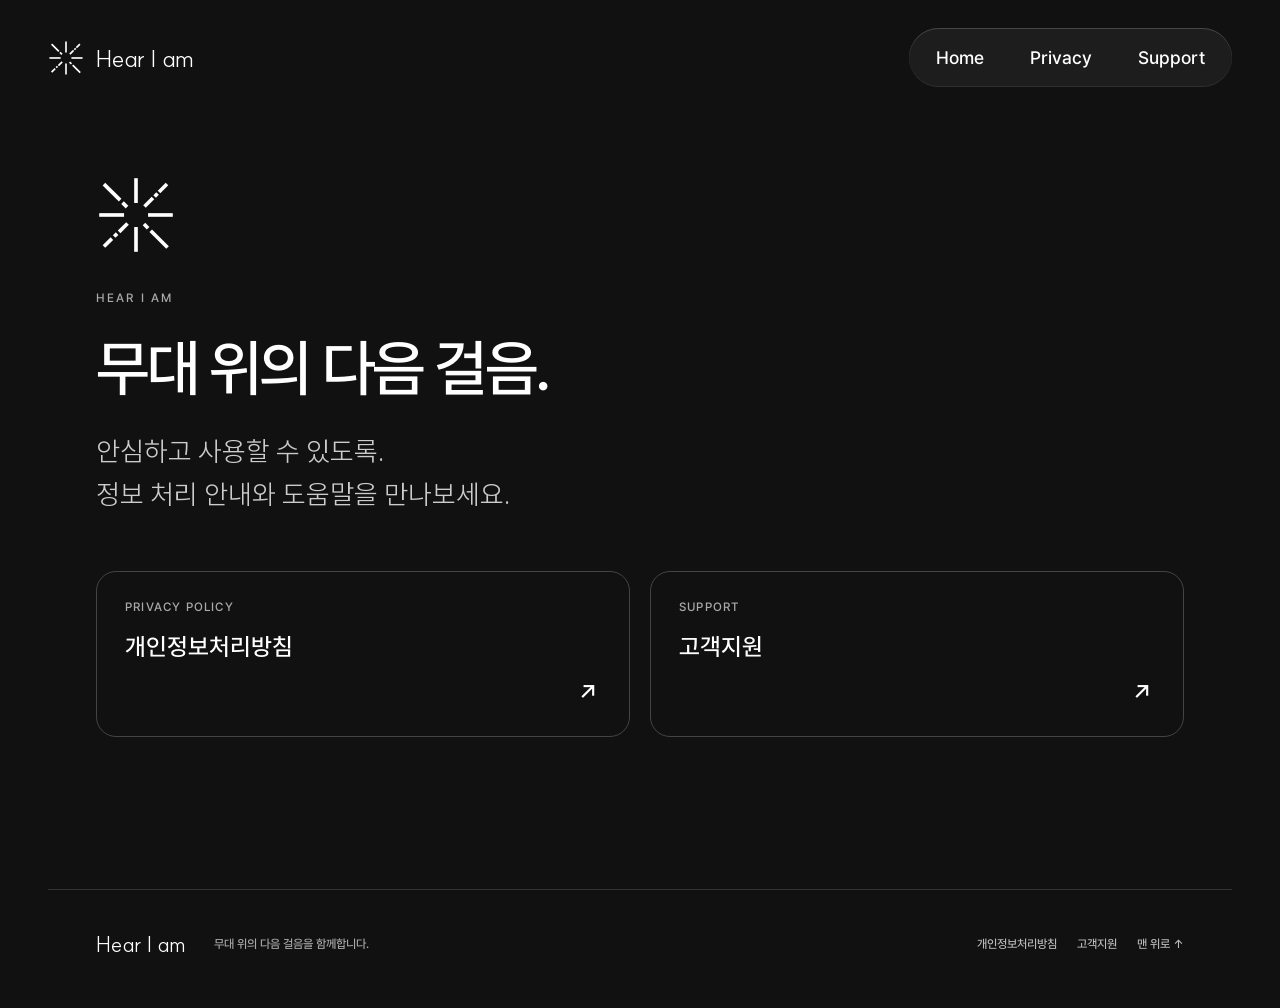
<file: index.html>
<!doctype html>
<html lang="ko"><head><meta charset="utf-8"><meta name="viewport" content="width=device-width, initial-scale=1"><meta name="theme-color" content="#111111"><meta name="description" content="Hear I am 히얼아이엠 개인정보 및 고객지원. 무대 위의 다음 걸음을 함께합니다."><title>개인정보 및 고객지원 — Hear I am</title><link rel="icon" href="./assets/favicon.svg" type="image/svg+xml"><link rel="stylesheet" href="./styles.css"></head>
<body><a class="skip-link" href="#main">본문으로 이동</a><header class="site-header"><a class="brand" href="https://heariam.web.app/" aria-label="Hear I am 소개 페이지"><img src="./assets/favicon.svg" width="36" height="36" alt=""><span>Hear I am</span></a><nav class="site-nav" aria-label="주 메뉴"><a href="https://heariam.web.app/">Home</a><a href="./privacy/" >Privacy</a><a href="./support/" >Support</a></nav></header>
<main id="main" tabindex="-1"><div class="hero hub"><img src="assets/favicon.svg" alt="" width="80" height="80"><p class="eyebrow">HEAR I AM</p><h1>무대 위의 다음 걸음.</h1><p class="lead">안심하고 사용할 수 있도록.<br>정보 처리 안내와 도움말을 만나보세요.</p><div class="hub-links"><a href="privacy/"><span>PRIVACY POLICY</span><strong>개인정보처리방침</strong><span aria-hidden="true">↗</span></a><a href="support/"><span>SUPPORT</span><strong>고객지원</strong><span aria-hidden="true">↗</span></a></div></div></main><footer><a class="footer-brand" href="https://heariam.web.app/">Hear I am</a><p>무대 위의 다음 걸음을 함께합니다.</p><nav aria-label="하단 메뉴"><a href="./privacy/">개인정보처리방침</a><a href="./support/">고객지원</a><a href="#main">맨 위로 ↑</a></nav></footer></body></html>
</file>
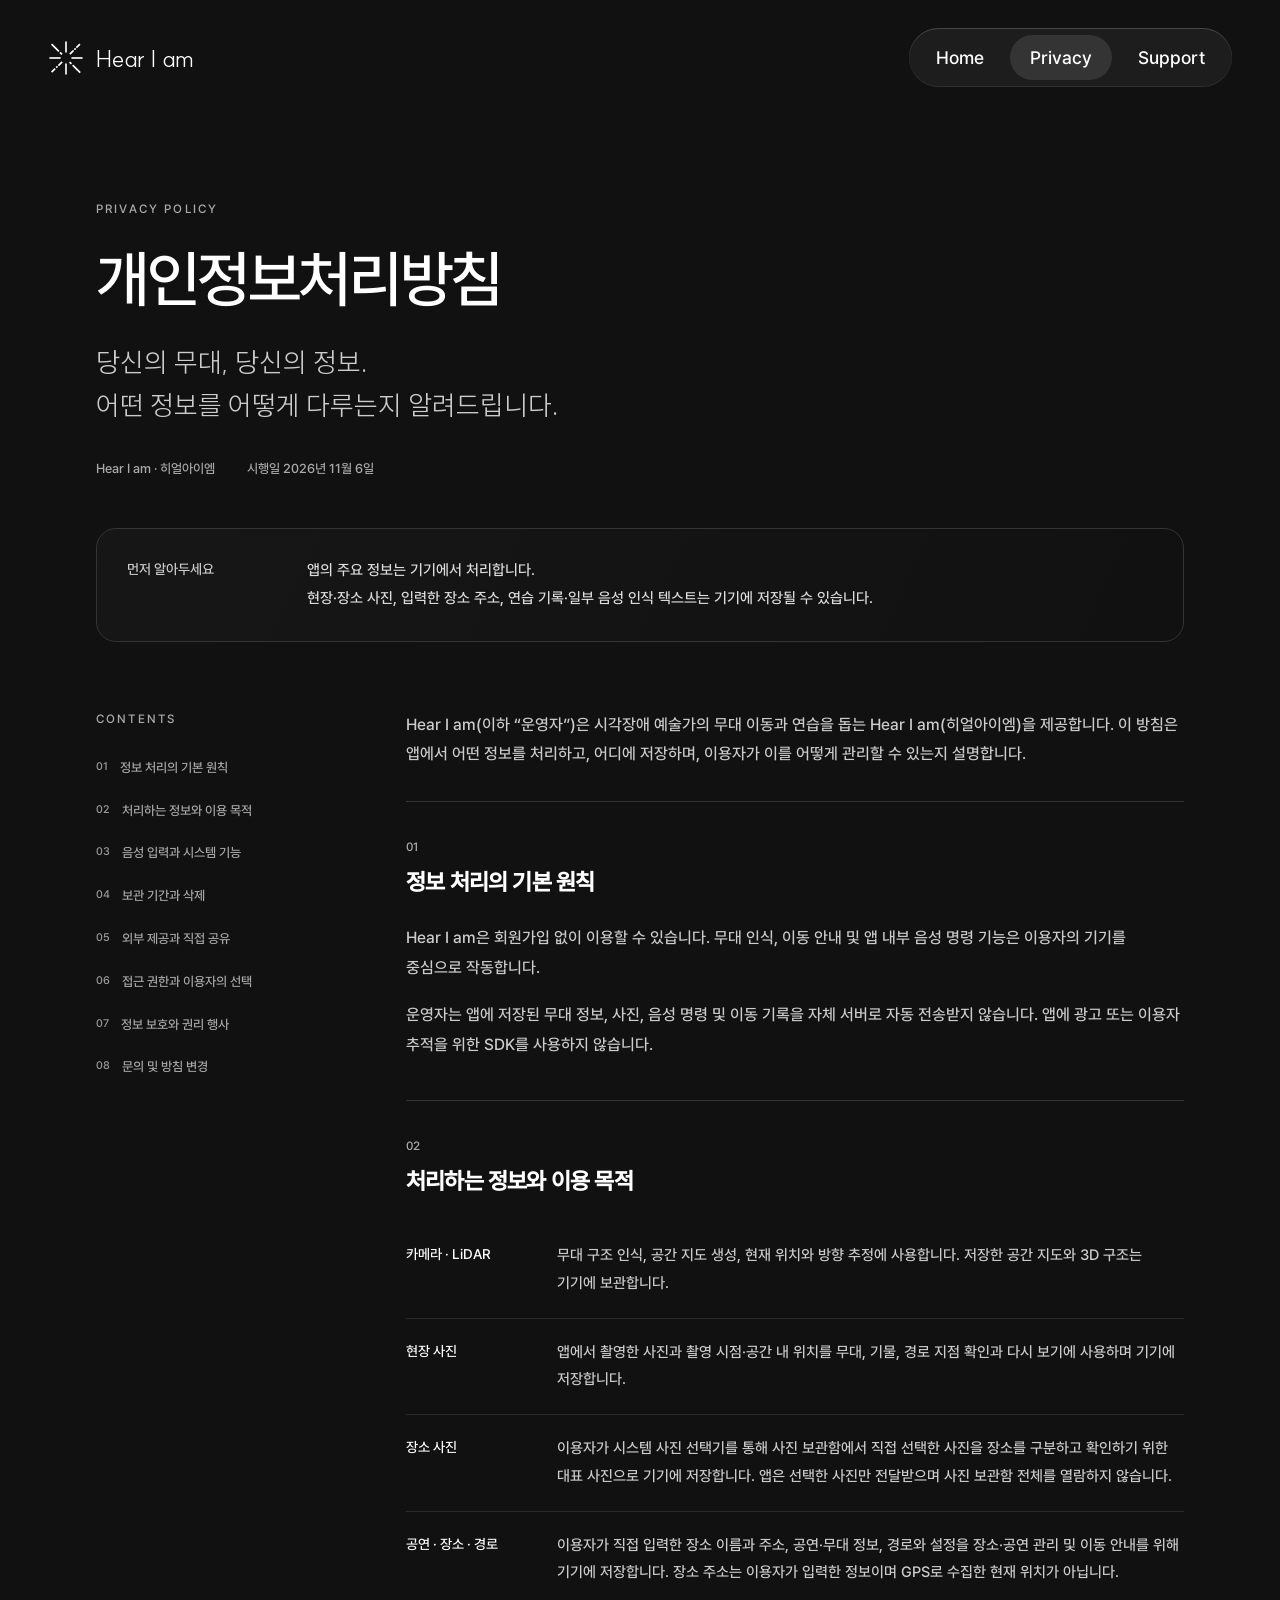
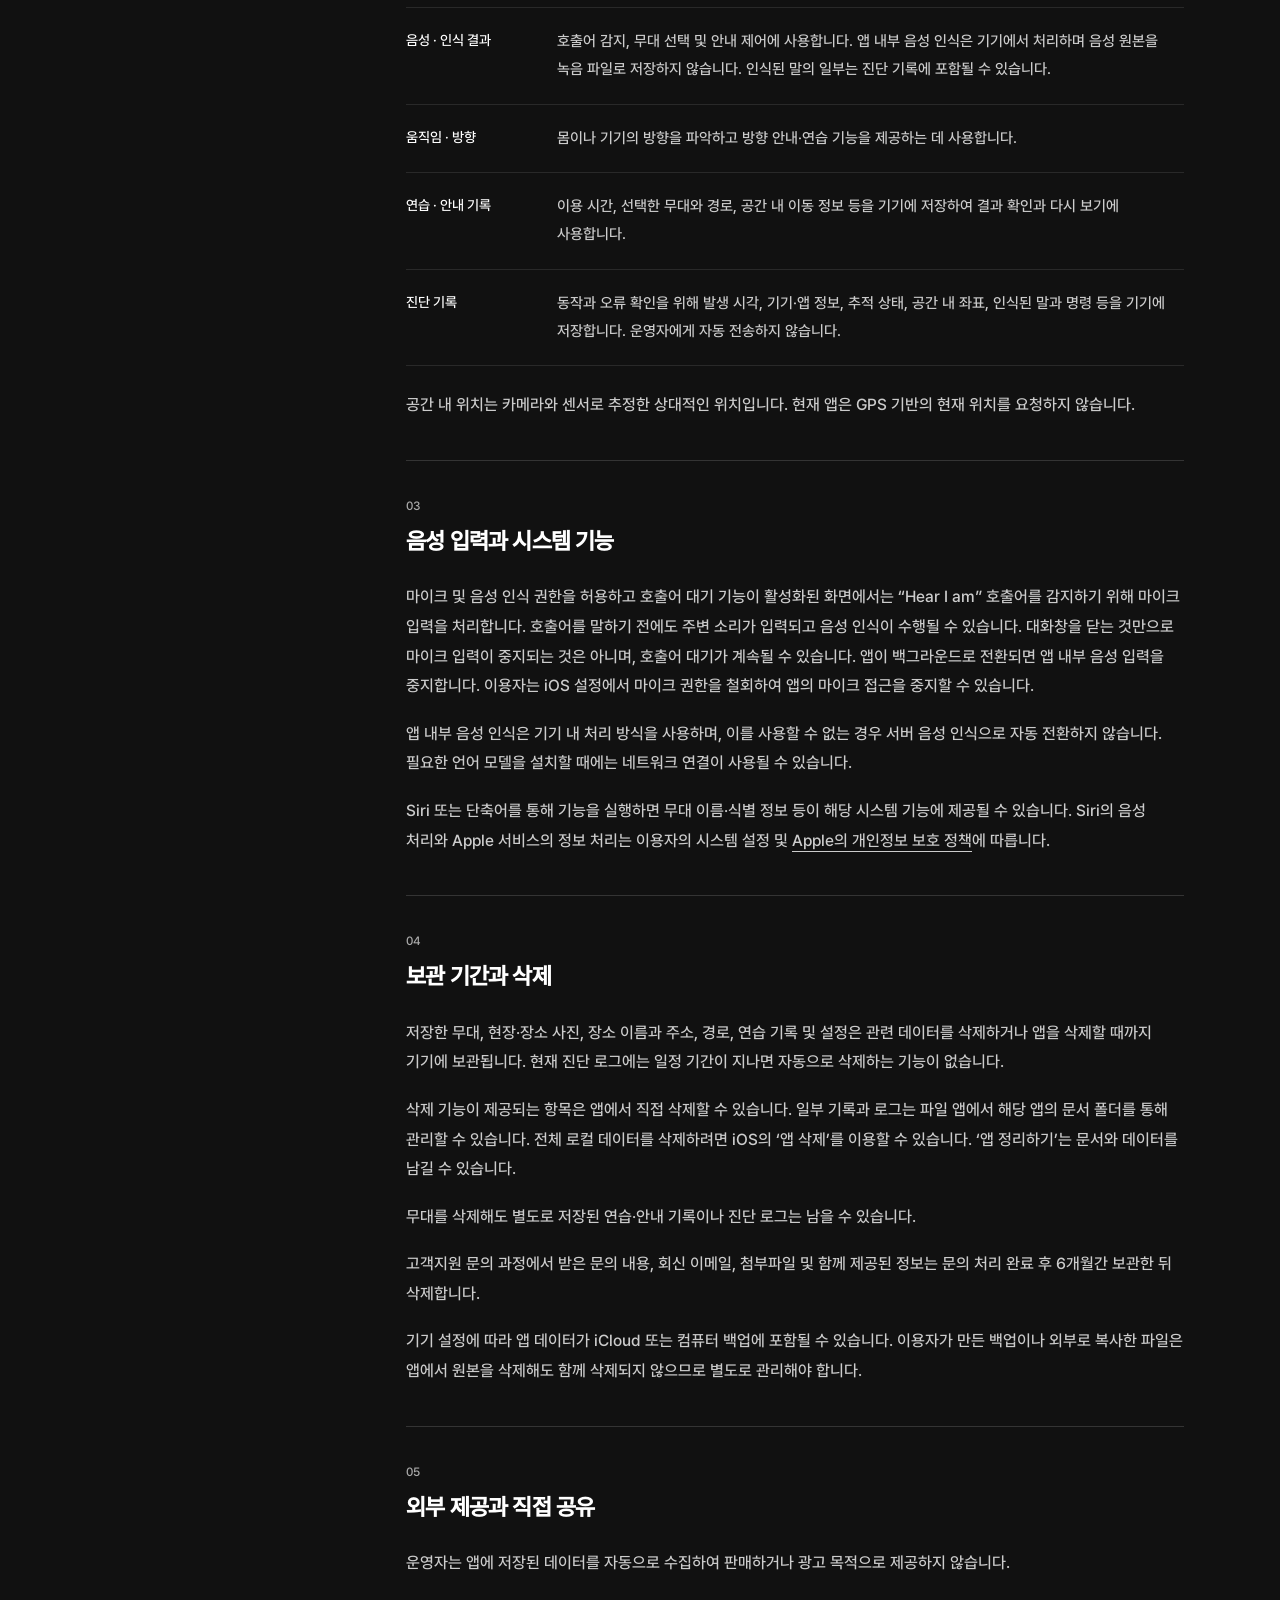
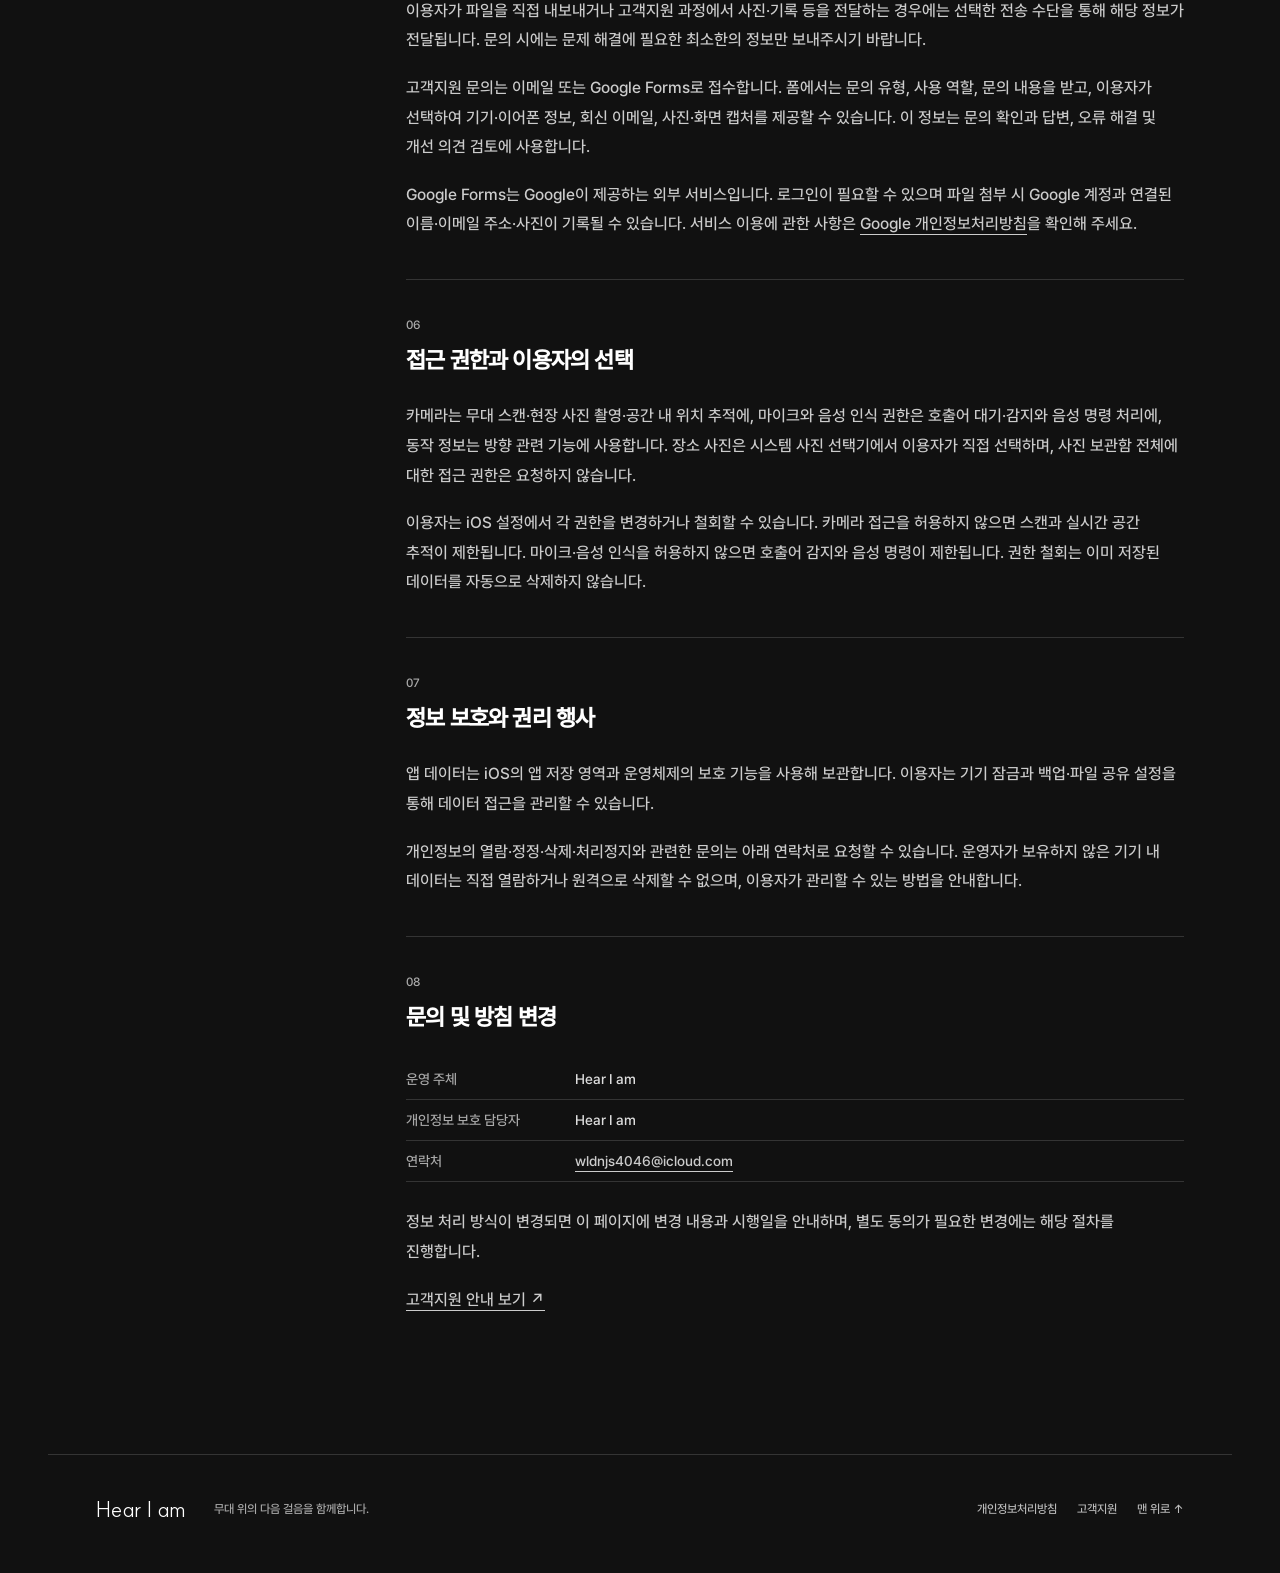
<file: privacy/index.html>
<!doctype html>
<html lang="ko"><head><meta charset="utf-8"><meta name="viewport" content="width=device-width, initial-scale=1"><meta name="theme-color" content="#111111"><meta name="description" content="Hear I am 히얼아이엠 개인정보처리방침. 무대 위의 다음 걸음을 함께합니다."><title>개인정보처리방침 — Hear I am</title><link rel="icon" href="../assets/favicon.svg" type="image/svg+xml"><link rel="stylesheet" href="../styles.css"></head>
<body><a class="skip-link" href="#main">본문으로 이동</a><header class="site-header"><a class="brand" href="https://heariam.web.app/" aria-label="Hear I am 소개 페이지"><img src="../assets/favicon.svg" width="36" height="36" alt=""><span>Hear I am</span></a><nav class="site-nav" aria-label="주 메뉴"><a href="https://heariam.web.app/">Home</a><a href="../privacy/" aria-current="page">Privacy</a><a href="../support/" >Support</a></nav></header>
<main id="main" tabindex="-1"><div class="hero"><p class="eyebrow">PRIVACY POLICY</p><h1>개인정보처리방침</h1><p class="lead">당신의 무대, 당신의 정보.<br>어떤 정보를 어떻게 다루는지 알려드립니다.</p><div class="meta"><span>Hear I am · 히얼아이엠</span><span>시행일 <time datetime="2026-11-06">2026년 11월 6일</time></span></div></div><div class="summary"><span class="summary-label">먼저 알아두세요</span><p>앱의 주요 정보는 기기에서 처리합니다.<br>현장·장소 사진, 입력한 장소 주소, 연습 기록·일부 음성 인식 텍스트는 기기에 저장될 수 있습니다.</p></div><div class="document-layout"><aside><nav aria-label="개인정보처리방침 목차"><p class="eyebrow">CONTENTS</p><a href="#principles"><span>01</span>정보 처리의 기본 원칙</a><a href="#data"><span>02</span>처리하는 정보와 이용 목적</a><a href="#voice"><span>03</span>음성 입력과 시스템 기능</a><a href="#retention"><span>04</span>보관 기간과 삭제</a><a href="#sharing"><span>05</span>외부 제공과 직접 공유</a><a href="#permissions"><span>06</span>접근 권한과 이용자의 선택</a><a href="#rights"><span>07</span>정보 보호와 권리 행사</a><a href="#contact"><span>08</span>문의 및 방침 변경</a></nav></aside><article><p class="intro">Hear I am(이하 “운영자”)은 시각장애 예술가의 무대 이동과 연습을 돕는 Hear I am(히얼아이엠)을 제공합니다. 이 방침은 앱에서 어떤 정보를 처리하고, 어디에 저장하며, 이용자가 이를 어떻게 관리할 수 있는지 설명합니다.</p><section id="principles"><span class="section-number">01</span><h2>정보 처리의 기본 원칙</h2><p>Hear I am은 회원가입 없이 이용할 수 있습니다. 무대 인식, 이동 안내 및 앱 내부 음성 명령 기능은 이용자의 기기를 중심으로 작동합니다.</p><p>운영자는 앱에 저장된 무대 정보, 사진, 음성 명령 및 이동 기록을 자체 서버로 자동 전송받지 않습니다. 앱에 광고 또는 이용자 추적을 위한 SDK를 사용하지 않습니다.</p></section><section id="data"><span class="section-number">02</span><h2>처리하는 정보와 이용 목적</h2><dl class="data-list"><div><dt>카메라 · LiDAR</dt><dd>무대 구조 인식, 공간 지도 생성, 현재 위치와 방향 추정에 사용합니다. 저장한 공간 지도와 3D 구조는 기기에 보관합니다.</dd></div><div><dt>현장 사진</dt><dd>앱에서 촬영한 사진과 촬영 시점·공간 내 위치를 무대, 기물, 경로 지점 확인과 다시 보기에 사용하며 기기에 저장합니다.</dd></div><div><dt>장소 사진</dt><dd>이용자가 시스템 사진 선택기를 통해 사진 보관함에서 직접 선택한 사진을 장소를 구분하고 확인하기 위한 대표 사진으로 기기에 저장합니다. 앱은 선택한 사진만 전달받으며 사진 보관함 전체를 열람하지 않습니다.</dd></div><div><dt>공연 · 장소 · 경로</dt><dd>이용자가 직접 입력한 장소 이름과 주소, 공연·무대 정보, 경로와 설정을 장소·공연 관리 및 이동 안내를 위해 기기에 저장합니다. 장소 주소는 이용자가 입력한 정보이며 GPS로 수집한 현재 위치가 아닙니다.</dd></div><div><dt>음성 · 인식 결과</dt><dd>호출어 감지, 무대 선택 및 안내 제어에 사용합니다. 앱 내부 음성 인식은 기기에서 처리하며 음성 원본을 녹음 파일로 저장하지 않습니다. 인식된 말의 일부는 진단 기록에 포함될 수 있습니다.</dd></div><div><dt>움직임 · 방향</dt><dd>몸이나 기기의 방향을 파악하고 방향 안내·연습 기능을 제공하는 데 사용합니다.</dd></div><div><dt>연습 · 안내 기록</dt><dd>이용 시간, 선택한 무대와 경로, 공간 내 이동 정보 등을 기기에 저장하여 결과 확인과 다시 보기에 사용합니다.</dd></div><div><dt>진단 기록</dt><dd>동작과 오류 확인을 위해 발생 시각, 기기·앱 정보, 추적 상태, 공간 내 좌표, 인식된 말과 명령 등을 기기에 저장합니다. 운영자에게 자동 전송하지 않습니다.</dd></div></dl><p>공간 내 위치는 카메라와 센서로 추정한 상대적인 위치입니다. 현재 앱은 GPS 기반의 현재 위치를 요청하지 않습니다.</p></section><section id="voice"><span class="section-number">03</span><h2>음성 입력과 시스템 기능</h2><p>마이크 및 음성 인식 권한을 허용하고 호출어 대기 기능이 활성화된 화면에서는 “Hear I am” 호출어를 감지하기 위해 마이크 입력을 처리합니다. 호출어를 말하기 전에도 주변 소리가 입력되고 음성 인식이 수행될 수 있습니다. 대화창을 닫는 것만으로 마이크 입력이 중지되는 것은 아니며, 호출어 대기가 계속될 수 있습니다. 앱이 백그라운드로 전환되면 앱 내부 음성 입력을 중지합니다. 이용자는 iOS 설정에서 마이크 권한을 철회하여 앱의 마이크 접근을 중지할 수 있습니다.</p><p>앱 내부 음성 인식은 기기 내 처리 방식을 사용하며, 이를 사용할 수 없는 경우 서버 음성 인식으로 자동 전환하지 않습니다. 필요한 언어 모델을 설치할 때에는 네트워크 연결이 사용될 수 있습니다.</p><p>Siri 또는 단축어를 통해 기능을 실행하면 무대 이름·식별 정보 등이 해당 시스템 기능에 제공될 수 있습니다. Siri의 음성 처리와 Apple 서비스의 정보 처리는 이용자의 시스템 설정 및 <a href="https://www.apple.com/kr/legal/privacy/">Apple의 개인정보 보호 정책</a>에 따릅니다.</p></section><section id="retention"><span class="section-number">04</span><h2>보관 기간과 삭제</h2><p>저장한 무대, 현장·장소 사진, 장소 이름과 주소, 경로, 연습 기록 및 설정은 관련 데이터를 삭제하거나 앱을 삭제할 때까지 기기에 보관됩니다. 현재 진단 로그에는 일정 기간이 지나면 자동으로 삭제하는 기능이 없습니다.</p><p>삭제 기능이 제공되는 항목은 앱에서 직접 삭제할 수 있습니다. 일부 기록과 로그는 파일 앱에서 해당 앱의 문서 폴더를 통해 관리할 수 있습니다. 전체 로컬 데이터를 삭제하려면 iOS의 ‘앱 삭제’를 이용할 수 있습니다. ‘앱 정리하기’는 문서와 데이터를 남길 수 있습니다.</p><p>무대를 삭제해도 별도로 저장된 연습·안내 기록이나 진단 로그는 남을 수 있습니다.</p><p>고객지원 문의 과정에서 받은 문의 내용, 회신 이메일, 첨부파일 및 함께 제공된 정보는 문의 처리 완료 후 6개월간 보관한 뒤 삭제합니다.</p><p>기기 설정에 따라 앱 데이터가 iCloud 또는 컴퓨터 백업에 포함될 수 있습니다. 이용자가 만든 백업이나 외부로 복사한 파일은 앱에서 원본을 삭제해도 함께 삭제되지 않으므로 별도로 관리해야 합니다.</p></section><section id="sharing"><span class="section-number">05</span><h2>외부 제공과 직접 공유</h2><p>운영자는 앱에 저장된 데이터를 자동으로 수집하여 판매하거나 광고 목적으로 제공하지 않습니다.</p><p>이용자가 파일을 직접 내보내거나 고객지원 과정에서 사진·기록 등을 전달하는 경우에는 선택한 전송 수단을 통해 해당 정보가 전달됩니다. 문의 시에는 문제 해결에 필요한 최소한의 정보만 보내주시기 바랍니다.</p><p>고객지원 문의는 이메일 또는 Google Forms로 접수합니다. 폼에서는 문의 유형, 사용 역할, 문의 내용을 받고, 이용자가 선택하여 기기·이어폰 정보, 회신 이메일, 사진·화면 캡처를 제공할 수 있습니다. 이 정보는 문의 확인과 답변, 오류 해결 및 개선 의견 검토에 사용합니다.</p><p>Google Forms는 Google이 제공하는 외부 서비스입니다. 로그인이 필요할 수 있으며 파일 첨부 시 Google 계정과 연결된 이름·이메일 주소·사진이 기록될 수 있습니다. 서비스 이용에 관한 사항은 <a href="https://policies.google.com/privacy?hl=ko">Google 개인정보처리방침</a>을 확인해 주세요.</p></section><section id="permissions"><span class="section-number">06</span><h2>접근 권한과 이용자의 선택</h2><p>카메라는 무대 스캔·현장 사진 촬영·공간 내 위치 추적에, 마이크와 음성 인식 권한은 호출어 대기·감지와 음성 명령 처리에, 동작 정보는 방향 관련 기능에 사용합니다. 장소 사진은 시스템 사진 선택기에서 이용자가 직접 선택하며, 사진 보관함 전체에 대한 접근 권한은 요청하지 않습니다.</p><p>이용자는 iOS 설정에서 각 권한을 변경하거나 철회할 수 있습니다. 카메라 접근을 허용하지 않으면 스캔과 실시간 공간 추적이 제한됩니다. 마이크·음성 인식을 허용하지 않으면 호출어 감지와 음성 명령이 제한됩니다. 권한 철회는 이미 저장된 데이터를 자동으로 삭제하지 않습니다.</p></section><section id="rights"><span class="section-number">07</span><h2>정보 보호와 권리 행사</h2><p>앱 데이터는 iOS의 앱 저장 영역과 운영체제의 보호 기능을 사용해 보관합니다. 이용자는 기기 잠금과 백업·파일 공유 설정을 통해 데이터 접근을 관리할 수 있습니다.</p><p>개인정보의 열람·정정·삭제·처리정지와 관련한 문의는 아래 연락처로 요청할 수 있습니다. 운영자가 보유하지 않은 기기 내 데이터는 직접 열람하거나 원격으로 삭제할 수 없으며, 이용자가 관리할 수 있는 방법을 안내합니다.</p></section><section id="contact"><span class="section-number">08</span><h2>문의 및 방침 변경</h2><dl class="contact-list"><div><dt>운영 주체</dt><dd class="placeholder">Hear I am</dd></div><div><dt>개인정보 보호 담당자</dt><dd class="placeholder">Hear I am</dd></div><div><dt>연락처</dt><dd><a href="mailto:wldnjs4046@icloud.com">wldnjs4046@icloud.com</a></dd></div></dl><p>정보 처리 방식이 변경되면 이 페이지에 변경 내용과 시행일을 안내하며, 별도 동의가 필요한 변경에는 해당 절차를 진행합니다.</p><p><a href="../support/">고객지원 안내 보기 ↗</a></p></section></article></div></main><footer><a class="footer-brand" href="https://heariam.web.app/">Hear I am</a><p>무대 위의 다음 걸음을 함께합니다.</p><nav aria-label="하단 메뉴"><a href="../privacy/">개인정보처리방침</a><a href="../support/">고객지원</a><a href="#main">맨 위로 ↑</a></nav></footer></body></html>
</file>
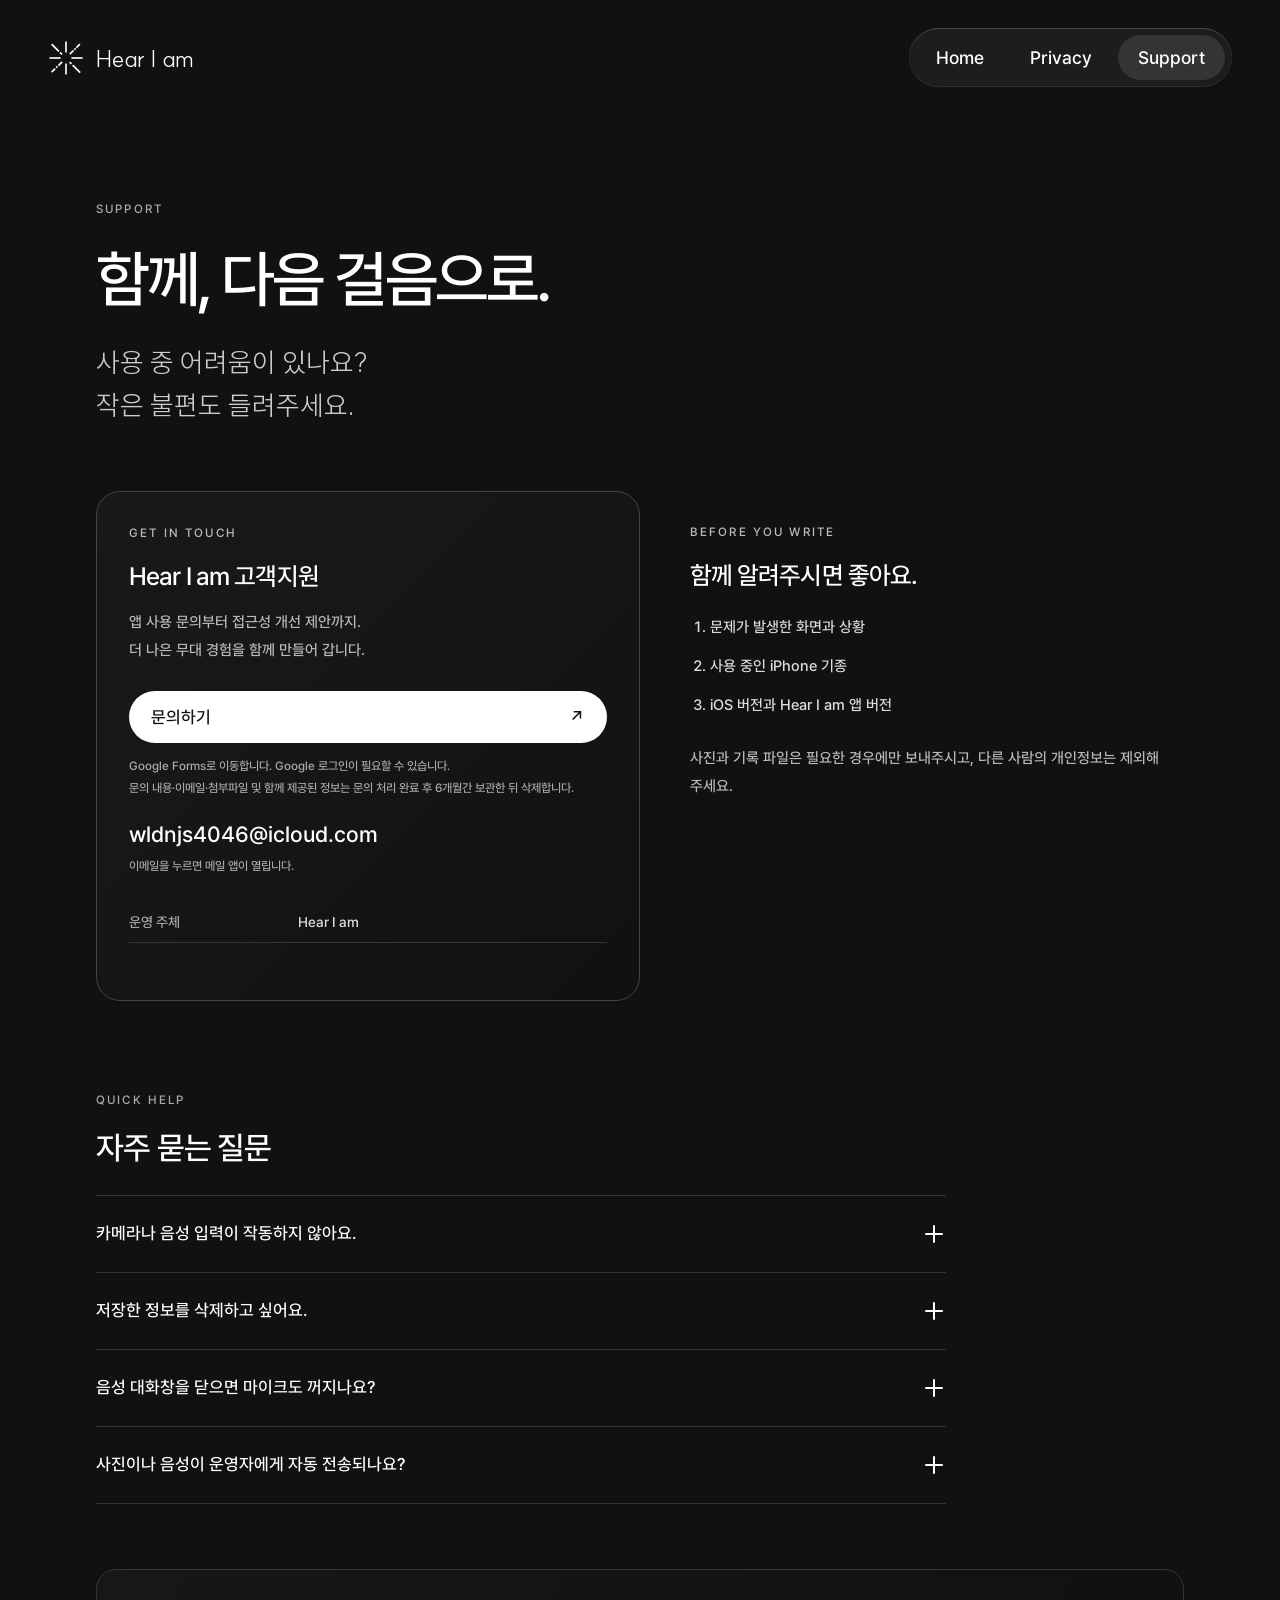
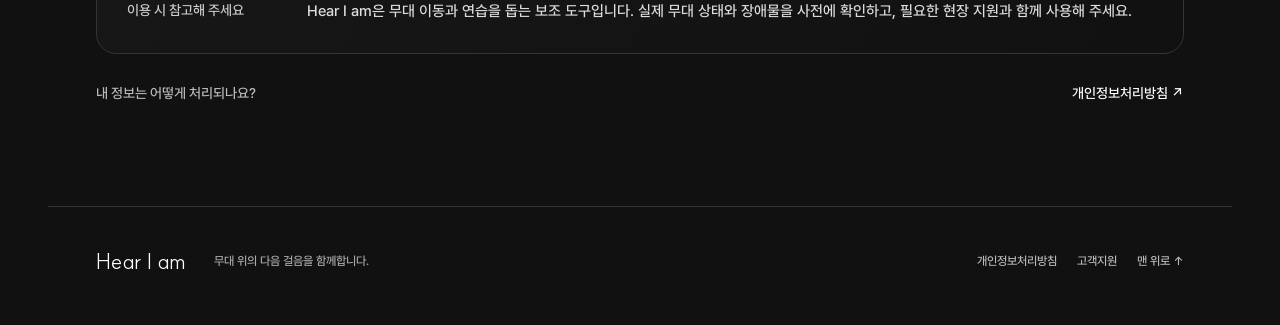
<file: support/index.html>
<!doctype html>
<html lang="ko"><head><meta charset="utf-8"><meta name="viewport" content="width=device-width, initial-scale=1"><meta name="theme-color" content="#111111"><meta name="description" content="Hear I am 히얼아이엠 고객지원. 무대 위의 다음 걸음을 함께합니다."><title>고객지원 — Hear I am</title><link rel="icon" href="../assets/favicon.svg" type="image/svg+xml"><link rel="stylesheet" href="../styles.css?v=faq-motion-2"></head>
<body><a class="skip-link" href="#main">본문으로 이동</a><header class="site-header"><a class="brand" href="https://heariam.web.app/" aria-label="Hear I am 소개 페이지"><img src="../assets/favicon.svg" width="36" height="36" alt=""><span>Hear I am</span></a><nav class="site-nav" aria-label="주 메뉴"><a href="https://heariam.web.app/">Home</a><a href="../privacy/" >Privacy</a><a href="../support/" aria-current="page">Support</a></nav></header>
<main id="main" tabindex="-1"><div class="hero"><p class="eyebrow">SUPPORT</p><h1>함께, 다음 걸음으로.</h1><p class="lead">사용 중 어려움이 있나요?<br>작은 불편도 들려주세요.</p></div><div class="support-grid"><section class="contact-card"><p class="eyebrow">GET IN TOUCH</p><h2>Hear I am 고객지원</h2><p>앱 사용 문의부터 접근성 개선 제안까지.<br>더 나은 무대 경험을 함께 만들어 갑니다.</p><a class="contact-button" href="https://docs.google.com/forms/d/e/1FAIpQLSe7ZGjEtVlTH_JErX9-SHIASTyxf8JJCadpgt1ne4meMmrYzg/viewform" target="_blank" rel="noopener noreferrer">문의하기 <span aria-hidden="true">↗</span><span class="sr-only"> — Google Forms, 새 창</span></a><p class="small">Google Forms로 이동합니다. Google 로그인이 필요할 수 있습니다.</p><p class="small">문의 내용·이메일·첨부파일 및 함께 제공된 정보는 문의 처리 완료 후 6개월간 보관한 뒤 삭제합니다.</p><div class="email-placeholder"><a href="mailto:wldnjs4046@icloud.com">wldnjs4046@icloud.com</a></div><p class="small">이메일을 누르면 메일 앱이 열립니다.</p><dl class="contact-list"><div><dt>운영 주체</dt><dd class="placeholder">Hear I am</dd></div></dl></section><section class="before-contact"><p class="eyebrow">BEFORE YOU WRITE</p><h2>함께 알려주시면 좋아요.</h2><ol><li>문제가 발생한 화면과 상황</li><li>사용 중인 iPhone 기종</li><li>iOS 버전과 Hear I am 앱 버전</li></ol><p>사진과 기록 파일은 필요한 경우에만 보내주시고, 다른 사람의 개인정보는 제외해 주세요.</p></section></div><section class="faq"><p class="eyebrow">QUICK HELP</p><h2>자주 묻는 질문</h2><details><summary>카메라나 음성 입력이 작동하지 않아요.<span class="faq-icon" aria-hidden="true"></span></summary><div class="faq-answer"><p>iPhone 설정에서 Hear I am의 카메라·마이크·음성 인식 권한을 확인해 주세요. 공간 스캔에는 LiDAR를 지원하는 기기가 필요하며, 음성 기능은 기기 및 언어 모델 지원 상태에 따라 제한될 수 있습니다.</p></div></details><details><summary>저장한 정보를 삭제하고 싶어요.<span class="faq-icon" aria-hidden="true"></span></summary><div class="faq-answer"><p>앱에서 삭제할 수 있는 항목은 해당 목록에서 삭제해 주세요. 일부 기록과 로그는 파일 앱에서 관리할 수 있습니다. 전체 로컬 데이터 삭제는 iOS의 ‘앱 삭제’를 이용하고, 백업이나 외부로 복사한 파일은 별도로 삭제해 주세요. ‘앱 정리하기’는 데이터를 남길 수 있습니다.</p></div></details><details><summary>음성 대화창을 닫으면 마이크도 꺼지나요?<span class="faq-icon" aria-hidden="true"></span></summary><div class="faq-answer"><p>대화창을 닫아도 “Hear I am” 호출 대기는 계속될 수 있습니다. 앱이 백그라운드로 전환되면 앱 내부 음성 입력은 중지됩니다. iPhone 설정에서 마이크 권한을 철회할 수도 있습니다.</p></div></details><details><summary>사진이나 음성이 운영자에게 자동 전송되나요?<span class="faq-icon" aria-hidden="true"></span></summary><div class="faq-answer"><p>앱의 무대 정보, 사진, 음성 명령 및 이동 기록은 운영자에게 자동 전송되지 않습니다. 인식된 말의 일부는 기기의 진단 로그에 저장될 수 있습니다. 직접 공유한 파일, 기기 백업 및 Siri 이용에는 각 서비스의 설정과 정책이 적용됩니다.</p></div></details></section><div class="safety-note"><span class="summary-label">이용 시 참고해 주세요</span><p>Hear I am은 무대 이동과 연습을 돕는 보조 도구입니다. 실제 무대 상태와 장애물을 사전에 확인하고, 필요한 현장 지원과 함께 사용해 주세요.</p></div><a class="text-link" href="../privacy/">내 정보는 어떻게 처리되나요? <span>개인정보처리방침 ↗</span></a></main><footer><a class="footer-brand" href="https://heariam.web.app/">Hear I am</a><p>무대 위의 다음 걸음을 함께합니다.</p><nav aria-label="하단 메뉴"><a href="../privacy/">개인정보처리방침</a><a href="../support/">고객지원</a><a href="#main">맨 위로 ↑</a></nav></footer><script src="../faq.js?v=2" defer></script></body></html>
</file>
<file: styles.css>
@font-face{font-family:Pretendard;src:url('./assets/Pretendard-Medium.otf') format('opentype');font-weight:500;font-display:swap}@font-face{font-family:SUIT;src:url('./assets/SUIT-Light.woff2') format('woff2');font-weight:300;font-display:swap}
:root{color-scheme:dark;--bg:#111;--text:#fff;--muted:#aaa;--line:#343434;font-family:Pretendard,-apple-system,BlinkMacSystemFont,sans-serif;font-weight:500;background:var(--bg);color:var(--text);-webkit-font-smoothing:antialiased}*{box-sizing:border-box}body{margin:0;min-width:280px}a{color:inherit;text-decoration:none}button,a,summary{-webkit-tap-highlight-color:transparent}a:focus-visible,summary:focus-visible{outline:2px solid #fff;outline-offset:6px}main:focus{outline:none}p,h1,h2{margin:0}p{line-height:1.85;word-break:keep-all;overflow-wrap:anywhere}img{max-width:100%}.skip-link{position:fixed;z-index:20;left:16px;top:12px;padding:12px 16px;background:white;color:#111;border-radius:8px;transform:translateY(-200%)}.skip-link:focus{transform:none}.site-header{max-width:1280px;padding:28px 48px;margin:auto;display:flex;align-items:center;justify-content:space-between;gap:20px}.brand{display:flex;align-items:center;gap:12px;font-family:SUIT,sans-serif;font-size:24px;font-weight:300}.site-nav{display:flex;gap:6px;padding:7px;border-radius:99px;background:#ffffff0d;box-shadow:inset 0 1px #ffffff2e,inset 0 -1px #ffffff14}.site-nav a{display:flex;align-items:center;min-height:45px;padding:8px 20px;border-radius:99px;font-size:18px}.site-nav a:hover,.site-nav a[aria-current]{background:#ffffff1a}main{max-width:1184px;margin:auto;padding:0 48px 100px}.hero{padding:85px 0 52px}.eyebrow{color:var(--muted);font-size:12px;letter-spacing:.18em;line-height:1.6}.hero h1{font-size:clamp(34px,5vw,62px);font-weight:500;letter-spacing:-.055em;line-height:1.25;margin:22px 0}.lead{font-family:SUIT,Pretendard,sans-serif;font-weight:300;font-size:clamp(20px,2.3vw,27px);line-height:1.6;color:#ccc}.meta{display:flex;flex-wrap:wrap;gap:12px 32px;font-size:13px;color:var(--muted);margin-top:34px}.summary,.safety-note{padding:28px 30px;border:1px solid var(--line);border-radius:20px;display:grid;grid-template-columns:160px 1fr;gap:20px;background:linear-gradient(115deg,#ffffff06,transparent)}.summary-label{font-size:14px;color:#ccc;line-height:1.85}.summary p,.safety-note p{font-size:15px;color:#ddd}.document-layout{display:grid;grid-template-columns:245px minmax(0,1fr);gap:65px;margin-top:68px}aside nav{position:sticky;top:30px}aside .eyebrow{margin-bottom:18px}aside a{display:flex;gap:12px;padding:11px 0;font-size:13px;line-height:1.6;color:#aaa}aside a span{font-size:11px;color:#999}aside a:hover{color:white}article{font-size:16px;color:#ccc}article .intro{padding-bottom:32px}article section{scroll-margin-top:35px;border-top:1px solid var(--line);padding:34px 0 40px}article h2{font-size:23px;color:white;letter-spacing:-.035em;margin:10px 0 24px;line-height:1.5}.section-number{font-size:12px;color:#aaa}article p+p{margin-top:18px}article a{text-decoration:underline;text-underline-offset:5px}.data-list{margin:0 0 24px}.data-list div{display:grid;grid-template-columns:135px 1fr;gap:16px;padding:20px 0;border-bottom:1px solid #292929}.data-list dt{color:white;font-size:14px;line-height:1.85}.data-list dd{margin:0;line-height:1.85;font-size:15px;word-break:keep-all;overflow-wrap:anywhere}.contact-list{font-size:14px;margin:25px 0}.contact-list div{display:flex;flex-wrap:wrap;gap:8px 24px;padding:12px 0;border-bottom:1px solid var(--line)}.contact-list dt{color:#aaa;min-width:145px}.contact-list dd{margin:0}.placeholder{color:#ddd}.support-grid{display:grid;grid-template-columns:1.1fr 1fr;gap:50px;margin:12px 0 90px}.contact-card{padding:32px;border:1px solid #444;border-radius:24px;background:linear-gradient(135deg,#ffffff09,transparent)}.contact-card h2,.before-contact h2,.faq h2{font-weight:500;font-size:25px;letter-spacing:-.035em;margin:18px 0}.contact-card p,.before-contact p{font-size:15px;color:#bbb}.email-placeholder{padding:22px 0 8px;font-size:clamp(22px,3vw,30px);overflow-wrap:anywhere}.contact-card .small{font-size:12px;color:#aaa}.contact-card .eyebrow,.before-contact .eyebrow{font-size:12px}.before-contact{padding:32px 0}.before-contact ol{padding-left:20px;line-height:2.6;color:#ddd;font-size:15px;margin-bottom:20px}.faq{max-width:850px;margin-bottom:65px}.faq h2{font-size:32px;margin-bottom:28px}details{border-top:1px solid var(--line)}details:last-child{border-bottom:1px solid var(--line)}summary{list-style:none;display:flex;align-items:center;justify-content:space-between;gap:24px;min-height:76px;padding:20px 0;cursor:pointer;font-size:17px;line-height:1.6;word-break:keep-all}summary::-webkit-details-marker{display:none}summary span{font-family:SUIT,sans-serif;font-size:26px;flex-shrink:0;transform:rotate(0deg);transform-origin:center;transition:transform 220ms ease-in-out}details[open] summary span{transform:rotate(45deg)}details p{padding:0 40px 26px 0;color:#bbb;font-size:15px}.text-link{display:flex;flex-wrap:wrap;justify-content:space-between;gap:16px;margin-top:28px;font-size:14px;line-height:1.7;color:#bbb}.text-link span{color:white}footer{border-top:1px solid var(--line);max-width:1184px;margin:auto;padding:35px 48px 45px;display:flex;flex-wrap:wrap;align-items:center;gap:16px 28px}.footer-brand{font-family:SUIT,sans-serif;font-size:22px}footer p{color:#aaa;font-size:12px}footer nav{margin-left:auto;display:flex;flex-wrap:wrap;gap:20px;font-size:12px;color:#bbb}footer nav a{padding:12px 0}.hub{min-height:65vh;padding-top:60px}.hub>img{margin-bottom:30px}.hub-links{display:grid;grid-template-columns:1fr 1fr;gap:20px;margin-top:55px}.hub-links a{border:1px solid #444;border-radius:20px;padding:28px;display:grid;gap:18px;transition:background .15s}.hub-links a:hover{background:#ffffff0a}.hub-links span{font-size:12px;color:#aaa;letter-spacing:.1em}.hub-links strong{font-size:24px;font-weight:500}.hub-links span:last-child{font-size:24px;color:white;justify-self:end}@media(max-width:850px){.document-layout{grid-template-columns:1fr;gap:35px}aside nav{position:static;display:grid;grid-template-columns:1fr 1fr;gap:0 20px}aside .eyebrow{grid-column:1/-1}aside{border-bottom:1px solid var(--line);padding-bottom:25px}.support-grid{gap:24px}.brand span{display:none}.summary,.safety-note{grid-template-columns:1fr;gap:10px}}@media(max-width:600px){.site-header{padding:20px;gap:10px}.site-nav{gap:2px;padding:6px}.site-nav a{font-size:14px;padding:8px 12px;min-height:44px}.brand img{width:30px;height:30px}main{padding:0 24px 65px}.hero{padding:55px 0 35px}.hero h1{font-size:34px}.hero .lead{font-size:21px}.summary,.safety-note{padding:22px}.document-layout{margin-top:38px}.data-list div{grid-template-columns:1fr;gap:8px}article h2{font-size:22px}.support-grid{grid-template-columns:1fr;margin-bottom:40px}.contact-card{padding:25px}.before-contact{padding:15px 0}summary{font-size:16px}.hub-links{grid-template-columns:1fr}footer{padding:28px 24px;align-items:flex-start;flex-direction:column;gap:12px}footer nav{margin-left:0;gap:22px}}@media(prefers-reduced-motion:reduce){*{transition:none!important;scroll-behavior:auto!important}}@media print{:root{color-scheme:light;background:white;color:black}.site-header,aside,footer,.skip-link{display:none}main{padding:0;max-width:none}.hero{padding:0 0 20px}.document-layout{display:block;margin-top:25px}article,article h2,.lead,.meta,.eyebrow,.summary p,.summary-label,.data-list dt,.placeholder{color:black}.summary{background:none}.data-list div,article section{break-inside:avoid}a{text-decoration:underline}}

.contact-button{display:flex;align-items:center;justify-content:space-between;gap:16px;min-height:52px;margin:26px 0 12px;padding:14px 22px;background:#fff;color:#111;border-radius:99px;font-size:17px}.contact-button:hover{background:#e5e5e5}.sr-only{position:absolute;width:1px;height:1px;padding:0;margin:-1px;overflow:hidden;clip-path:inset(50%);white-space:nowrap;border:0}.contact-card .email-placeholder{font-size:clamp(17px,2vw,22px)}

/* Draw a centered plus so both strokes rotate around the same point. */
.faq summary .faq-icon{display:block;position:relative;width:24px;height:24px;flex:0 0 24px;transform:rotate(0deg);transition:transform 360ms cubic-bezier(.22,1,.36,1)}
.faq-icon::before,.faq-icon::after{content:"";position:absolute;left:3px;top:11px;width:18px;height:2px;background:currentColor;border-radius:2px}
.faq-icon::after{transform:rotate(90deg)}
.faq details[open] summary .faq-icon{transform:rotate(45deg)}
.faq details[data-expanded="false"] summary .faq-icon{transform:rotate(0deg)}
.faq details[data-expanded="true"] summary .faq-icon{transform:rotate(45deg)}
.faq-answer{display:flow-root}
.faq details[data-animating]{overflow:hidden;overflow:clip}
</file>
